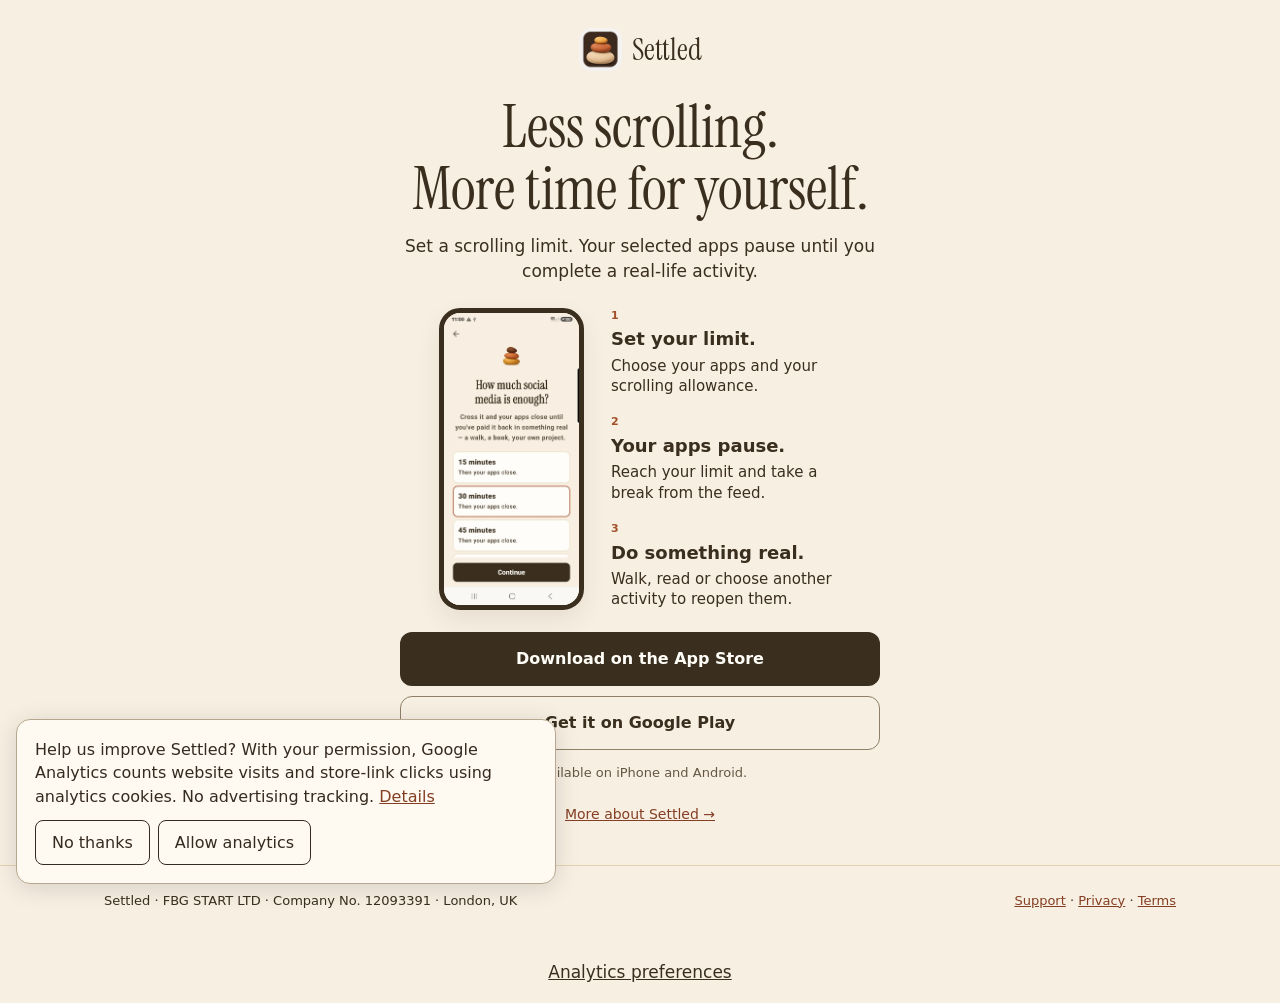
<file: get/index.html>
<!doctype html>
<html lang="en"><head><meta charset="utf-8"><meta name="viewport" content="width=device-width,initial-scale=1"><title>Get Settled — Less scrolling. More time for yourself.</title><meta name="description" content="Set a scrolling limit. Your selected apps pause until you complete a real-life activity. Get Settled for iPhone or Android."><link rel="icon" href="/assets/icon.png"><link rel="stylesheet" href="/assets/site.css"><script src="/assets/downloads.js" defer></script><meta name="settled-analytics-id" content="G-0BCQLFNTHH">
<style>
.get{max-width:760px;margin:28px auto 38px;padding:0 22px}.get .identity{display:inline-flex;align-items:center;gap:10px;text-decoration:none;color:inherit;font:30px Instrument,Georgia,serif}.get .identity img{width:43px;height:43px;border-radius:12px}.get h1{font-size:clamp(40px,7vw,60px);margin:17px 0 13px;line-height:1.04}.get .promise{max-width:520px;margin:0 auto 23px;font-size:17px;line-height:1.5}.get .proof{display:flex;align-items:center;justify-content:center;gap:27px;max-width:480px;margin:0 auto 22px;text-align:left}.get .proof img{width:145px;height:auto;display:block;border:5px solid #3a2e1e;border-radius:21px;box-shadow:0 10px 24px #3a2e1e15}.get ol{list-style:none;counter-reset:steps;padding:0;margin:0;max-width:230px}.get li{counter-increment:steps;margin:0 0 19px;font-size:15px;line-height:1.35}.get li:last-child{margin:0}.get li::before{content:counter(steps);display:block;color:#a3502a;font-size:11px;font-weight:750;letter-spacing:.08em;margin-bottom:4px}.get li strong{display:block;font-size:18px;margin-bottom:4px}.get .buttons{max-width:480px;margin:0 auto 12px;gap:10px}.get .store{min-height:54px;width:100%;font-size:16px}.get .small{margin:0 0 15px}.get .more{font-size:14px}footer{padding:24px 0 30px}@media(max-width:380px){.get{padding:0 17px;margin-top:18px}.get h1{font-size:38px}.get .proof{gap:17px}.get .proof img{width:126px}.get li strong{font-size:17px}.get li{font-size:14px;margin-bottom:13px}}
</style></head><body>
<main class="get"><a class="identity" href="/"><img src="/assets/icon.png" width="43" height="43" alt="">Settled</a>
<h1>Less scrolling.<br>More time for yourself.</h1>
<p class="promise">Set a scrolling limit. Your selected apps pause until you complete a real-life activity.</p>
<div class="proof"><img src="/assets/allowance.webp" width="554" height="1200" alt="Settled's allowance screen with a 30-minute scrolling limit selected" fetchpriority="high"><ol><li><strong>Set your limit.</strong>Choose your apps and your scrolling allowance.</li><li><strong>Your apps pause.</strong>Reach your limit and take a break from the feed.</li><li><strong>Do something real.</strong>Walk, read or choose another activity to reopen them.</li></ol></div>
<div class="buttons"><a class="store" data-store="ios" data-placement="bio" href="https://apps.apple.com/gb/app/settled-screen-time-debt/id6806383640">Download on the App Store</a><a class="store secondary" data-store="android" data-placement="bio" href="https://play.google.com/store/apps/details?id=com.fbgstart.discipline">Get it on Google Play</a></div>
<p class="small">Available on iPhone and Android.</p><a class="more" href="/">More about Settled →</a></main>
<footer><div class="wrap foot"><span>Settled · FBG START LTD · Company No. 12093391 · London, UK</span><span><a href="mailto:support@thesettledapp.com">Support</a> · <a href="/privacy.html">Privacy</a> · <a href="/terms.html">Terms</a></span></div></footer><script defer src="/assets/analytics.js"></script></body></html>
</file>
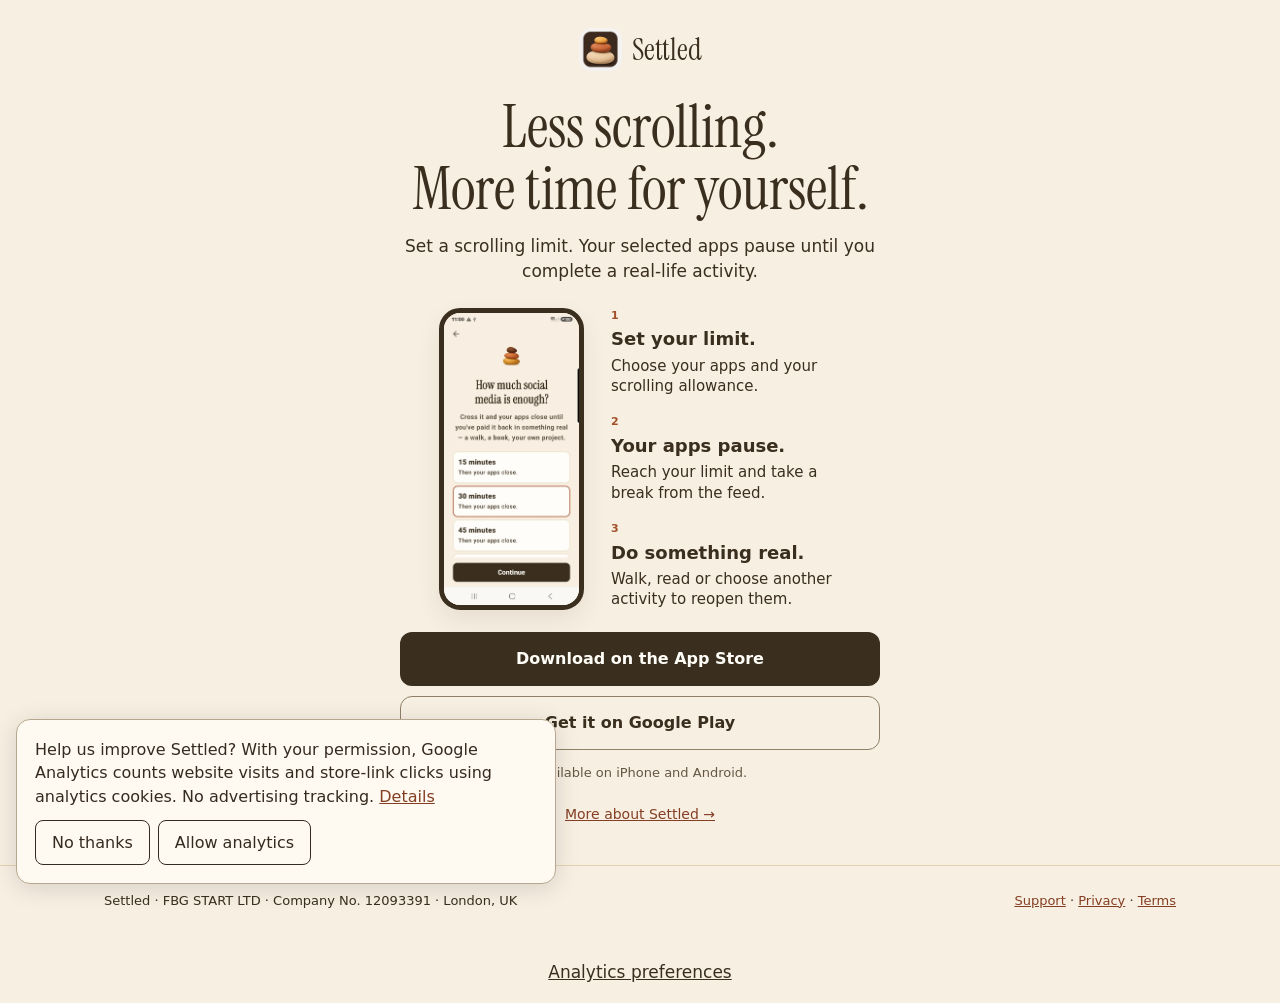
<file: tiktok/index.html>
<!doctype html>
<html lang="en"><head><meta charset="utf-8"><meta name="viewport" content="width=device-width,initial-scale=1"><title>Get Settled — Less scrolling. More time for yourself.</title><meta name="description" content="Set a scrolling limit. Your selected apps pause until you complete a real-life activity. Get Settled for iPhone or Android."><link rel="icon" href="/assets/icon.png"><link rel="stylesheet" href="/assets/site.css"><script>if(!location.search)history.replaceState(null,"",location.pathname+"?utm_source=tiktok&utm_medium=organic&utm_campaign=settled_bio");</script><script src="/assets/downloads.js" defer></script><meta name="settled-analytics-id" content="G-0BCQLFNTHH">
<style>
.get{max-width:760px;margin:28px auto 38px;padding:0 22px}.get .identity{display:inline-flex;align-items:center;gap:10px;text-decoration:none;color:inherit;font:30px Instrument,Georgia,serif}.get .identity img{width:43px;height:43px;border-radius:12px}.get h1{font-size:clamp(40px,7vw,60px);margin:17px 0 13px;line-height:1.04}.get .promise{max-width:520px;margin:0 auto 23px;font-size:17px;line-height:1.5}.get .proof{display:flex;align-items:center;justify-content:center;gap:27px;max-width:480px;margin:0 auto 22px;text-align:left}.get .proof img{width:145px;height:auto;display:block;border:5px solid #3a2e1e;border-radius:21px;box-shadow:0 10px 24px #3a2e1e15}.get ol{list-style:none;counter-reset:steps;padding:0;margin:0;max-width:230px}.get li{counter-increment:steps;margin:0 0 19px;font-size:15px;line-height:1.35}.get li:last-child{margin:0}.get li::before{content:counter(steps);display:block;color:#a3502a;font-size:11px;font-weight:750;letter-spacing:.08em;margin-bottom:4px}.get li strong{display:block;font-size:18px;margin-bottom:4px}.get .buttons{max-width:480px;margin:0 auto 12px;gap:10px}.get .store{min-height:54px;width:100%;font-size:16px}.get .small{margin:0 0 15px}.get .more{font-size:14px}footer{padding:24px 0 30px}@media(max-width:380px){.get{padding:0 17px;margin-top:18px}.get h1{font-size:38px}.get .proof{gap:17px}.get .proof img{width:126px}.get li strong{font-size:17px}.get li{font-size:14px;margin-bottom:13px}}
</style></head><body>
<main class="get"><a class="identity" href="/"><img src="/assets/icon.png" width="43" height="43" alt="">Settled</a>
<h1>Less scrolling.<br>More time for yourself.</h1>
<p class="promise">Set a scrolling limit. Your selected apps pause until you complete a real-life activity.</p>
<div class="proof"><img src="/assets/allowance.webp" width="554" height="1200" alt="Settled's allowance screen with a 30-minute scrolling limit selected" fetchpriority="high"><ol><li><strong>Set your limit.</strong>Choose your apps and your scrolling allowance.</li><li><strong>Your apps pause.</strong>Reach your limit and take a break from the feed.</li><li><strong>Do something real.</strong>Walk, read or choose another activity to reopen them.</li></ol></div>
<div class="buttons"><a class="store" data-store="ios" data-placement="bio" href="https://apps.apple.com/gb/app/settled-screen-time-debt/id6806383640">Download on the App Store</a><a class="store secondary" data-store="android" data-placement="bio" href="https://play.google.com/store/apps/details?id=com.fbgstart.discipline">Get it on Google Play</a></div>
<p class="small">Available on iPhone and Android.</p><a class="more" href="/">More about Settled →</a></main>
<footer><div class="wrap foot"><span>Settled · FBG START LTD · Company No. 12093391 · London, UK</span><span><a href="mailto:support@thesettledapp.com">Support</a> · <a href="/privacy.html">Privacy</a> · <a href="/terms.html">Terms</a></span></div></footer><script defer src="/assets/analytics.js"></script></body></html>
</file>
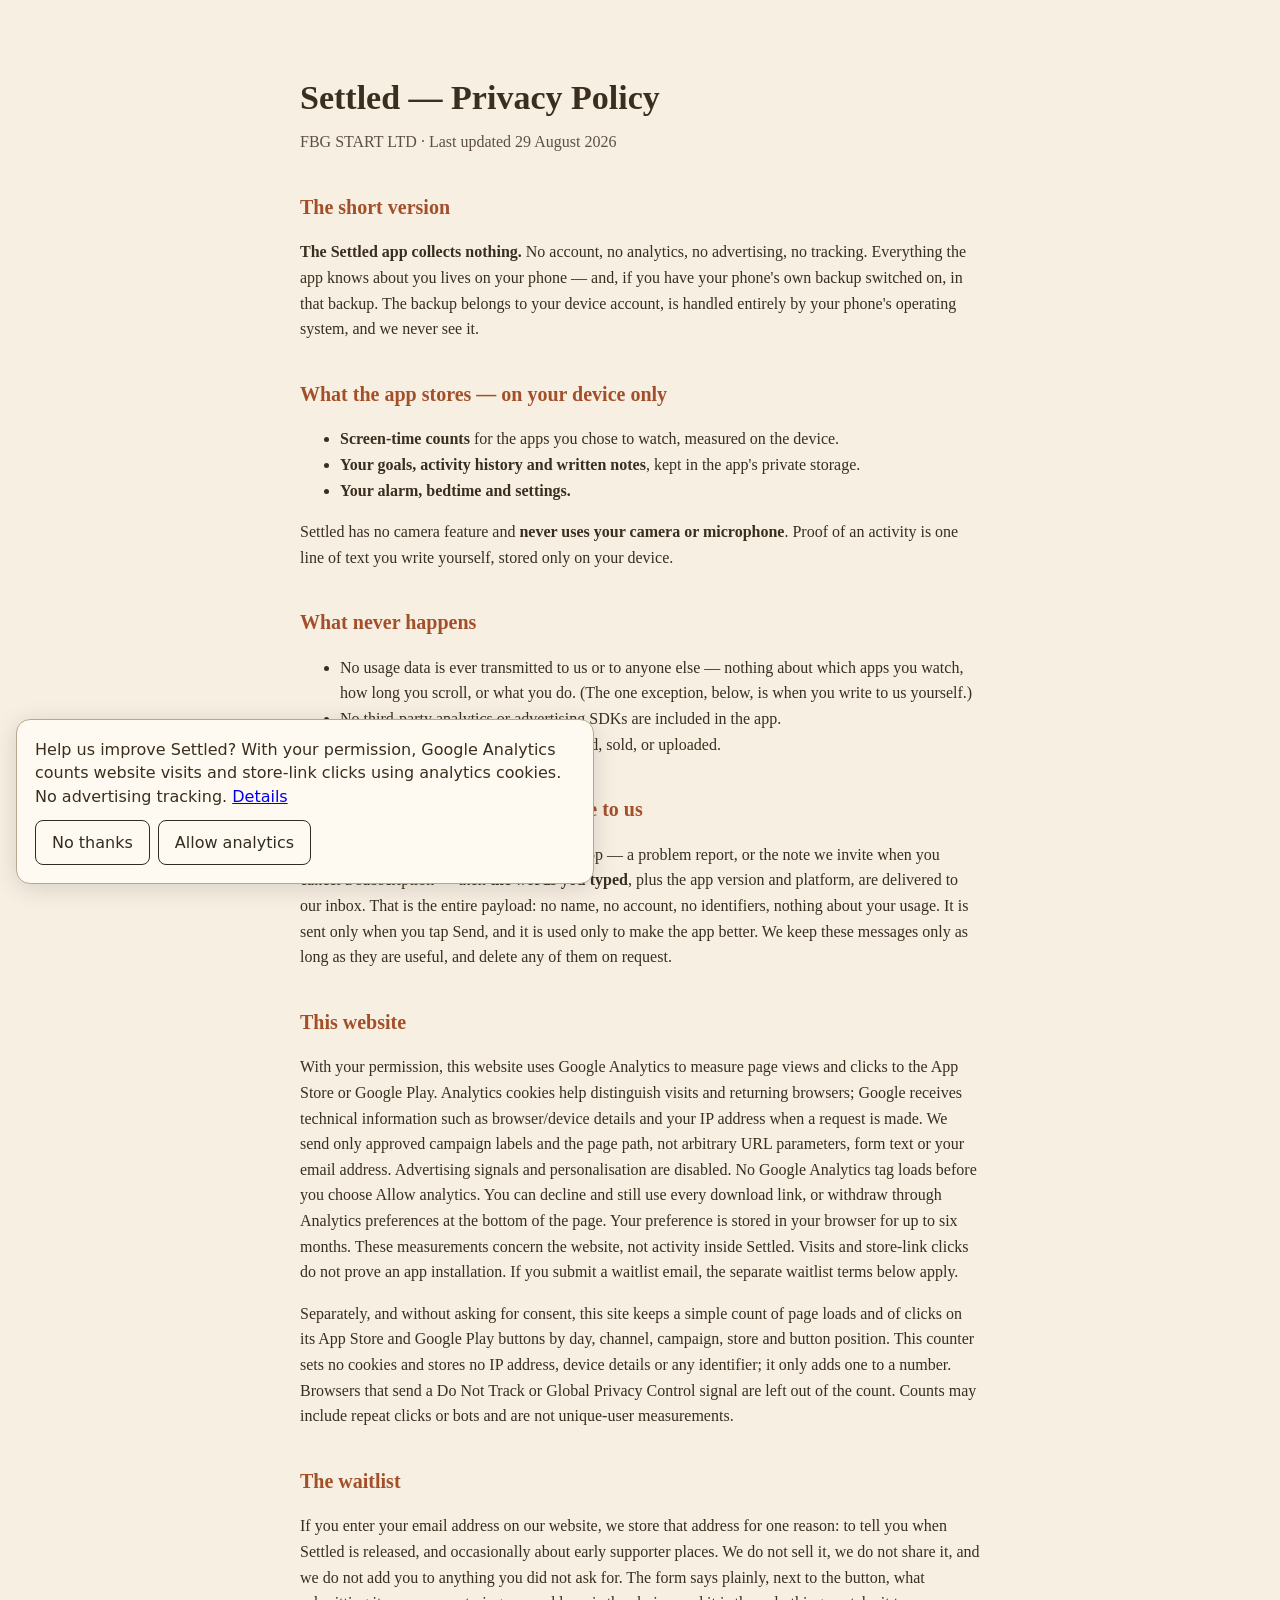
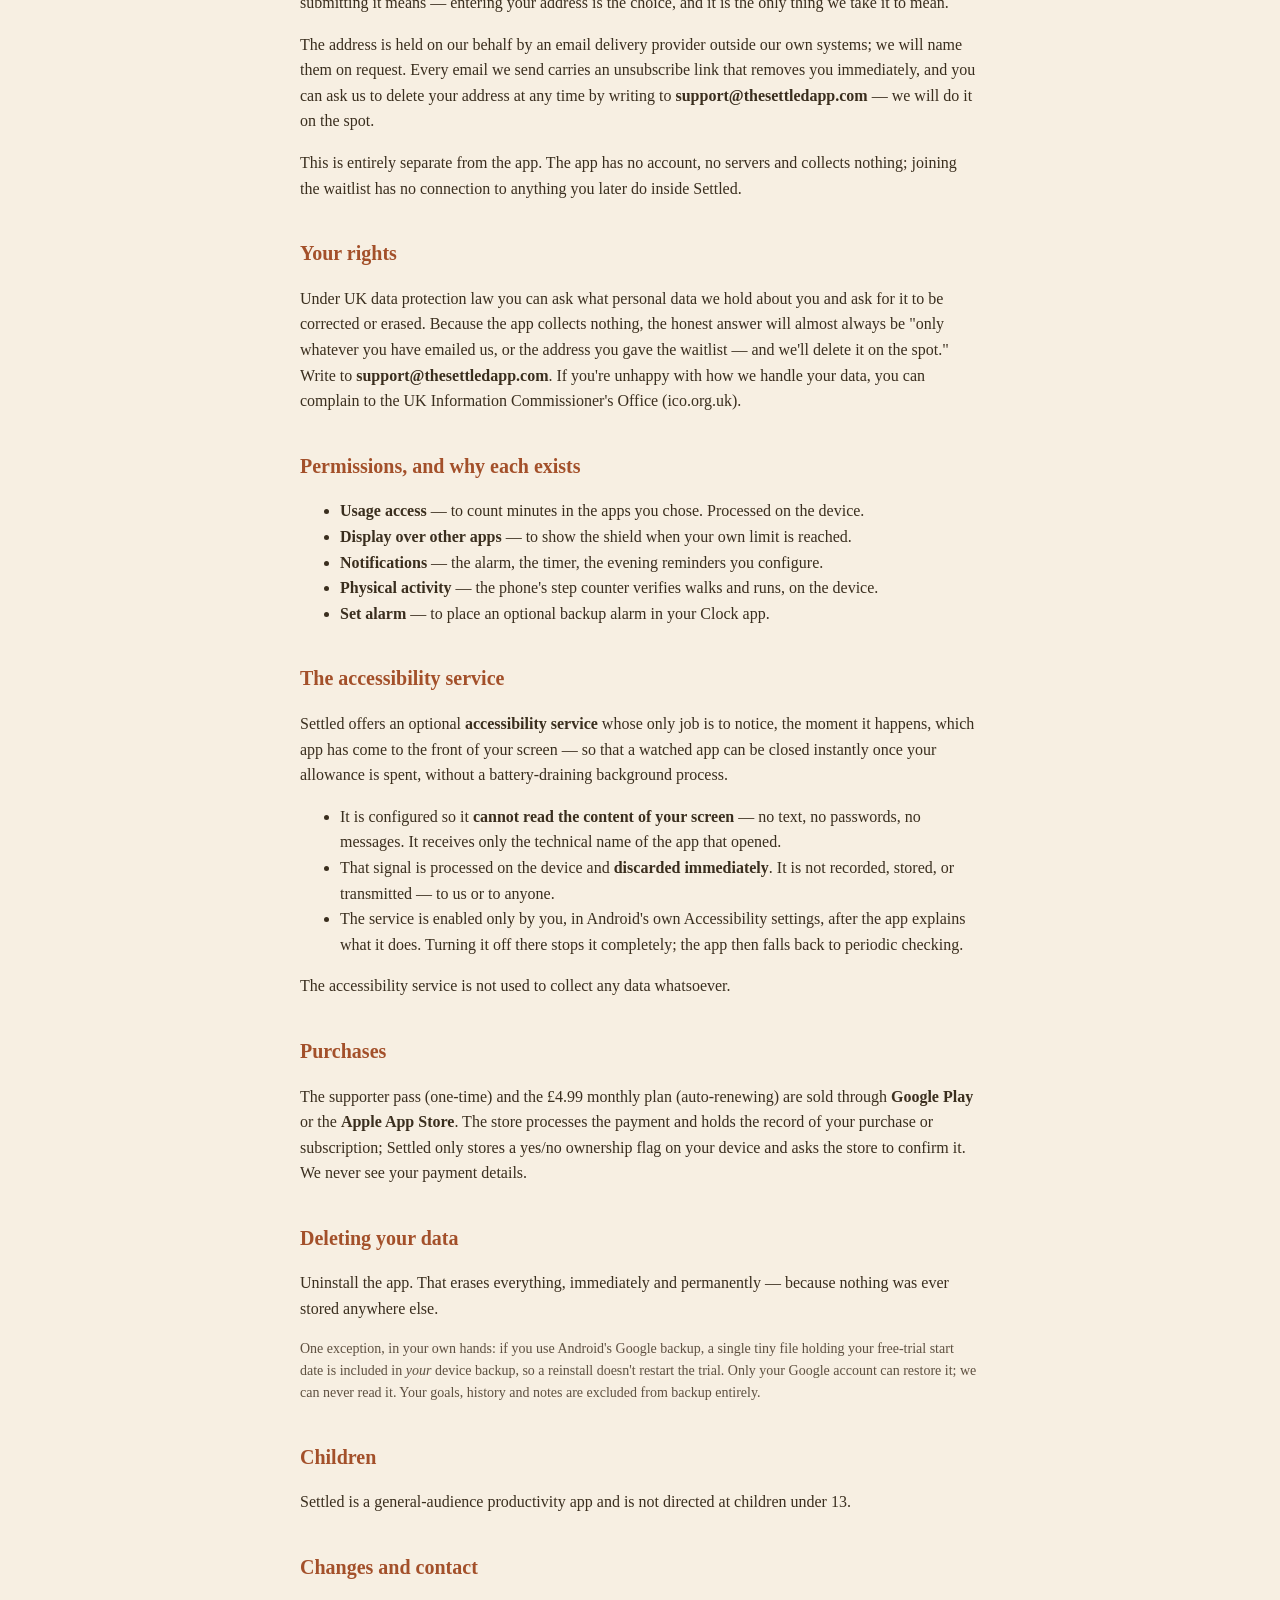
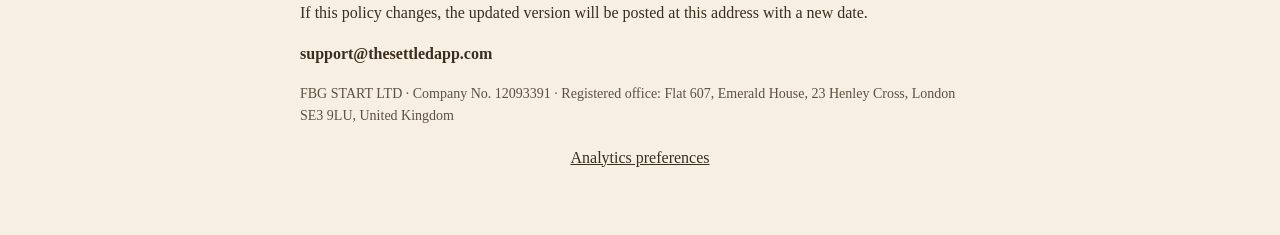
<file: privacy.html>
<!DOCTYPE html><html><head><meta charset="utf-8"><meta name="viewport" content="width=device-width,initial-scale=1">
<title>Settled &#8212; Privacy Policy</title>
<style>
body{background:#F7EFE2;color:#3A2E1E;font-family:Georgia,serif;max-width:680px;margin:0 auto;padding:48px 24px;line-height:1.6}
h1{font-size:34px;margin-bottom:4px} .sub{color:#5E5040;margin-top:0}
h2{font-size:20px;margin-top:36px;color:#A3502A}
p,li{font-size:16px;color:#3A2E1E} .quiet{color:#5E5040;font-size:14px}
strong{color:#3A2E1E}
</style><meta name="settled-analytics-id" content="G-0BCQLFNTHH">
</head><body>
<h1>Settled &#8212; Privacy Policy</h1>
<p class="sub">FBG START LTD &#183; Last updated 29 August 2026</p>

<h2>The short version</h2>
<p><strong>The Settled app collects nothing.</strong> No account, no analytics, no advertising,
no tracking. Everything the app knows about you lives on your phone &#8212; and, if you have
your phone's own backup switched on, in that backup. The backup belongs to your device
account, is handled entirely by your phone's operating system, and we never see it.</p>

<h2>What the app stores &#8212; on your device only</h2>
<ul>
<li><strong>Screen-time counts</strong> for the apps you chose to watch, measured on the device.</li>
<li><strong>Your goals, activity history and written notes</strong>, kept in the app's private storage.</li>
<li><strong>Your alarm, bedtime and settings.</strong></li>
</ul>
<p>Settled has no camera feature and <strong>never uses your camera or microphone</strong>.
Proof of an activity is one line of text you write yourself, stored only on your device.</p>

<h2>What never happens</h2>
<ul>
<li>No usage data is ever transmitted to us or to anyone else &#8212; nothing about which
apps you watch, how long you scroll, or what you do. (The one exception, below, is
when you write to us yourself.)</li>
<li>No third-party analytics or advertising SDKs are included in the app.</li>
<li>Your app list and usage are never shared, sold, or uploaded.</li>
</ul>

<h2>The one exception: when you write to us</h2>
<p>If you choose to write to us from inside the app &#8212; a problem report, or the note we
invite when you cancel a subscription &#8212; then <strong>the words you typed</strong>, plus the
app version and platform, are delivered to our inbox. That is the entire payload: no name,
no account, no identifiers, nothing about your usage. It is sent only when you tap Send,
and it is used only to make the app better. We keep these messages only as long as they
are useful, and delete any of them on request.</p>

<h2 id="website">This website</h2>
<p>With your permission, this website uses Google Analytics to measure page views and clicks to the App Store or Google Play. Analytics cookies help distinguish visits and returning browsers; Google receives technical information such as browser/device details and your IP address when a request is made. We send only approved campaign labels and the page path, not arbitrary URL parameters, form text or your email address. Advertising signals and personalisation are disabled. No Google Analytics tag loads before you choose Allow analytics. You can decline and still use every download link, or withdraw through Analytics preferences at the bottom of the page. Your preference is stored in your browser for up to six months. These measurements concern the website, not activity inside Settled. Visits and store-link clicks do not prove an app installation. If you submit a waitlist email, the separate waitlist terms below apply.</p>
<p>Separately, and without asking for consent, this site keeps a simple count of page loads and of clicks on its App Store and Google Play buttons by day, channel, campaign, store and button position. This counter sets no cookies and stores no IP address, device details or any identifier; it only adds one to a number. Browsers that send a Do Not Track or Global Privacy Control signal are left out of the count. Counts may include repeat clicks or bots and are not unique-user measurements.</p>

<h2>The waitlist</h2>
<p>If you enter your email address on our website, we store that address for one reason:
to tell you when Settled is released, and occasionally about early supporter places.
We do not sell it, we do not share it, and we do not add you to anything you did not
ask for. The form says plainly, next to the button, what submitting it means &mdash; entering
your address is the choice, and it is the only thing we take it to mean.</p>
<p>The address is held on our behalf by an email delivery provider outside our own systems;
we will name them on request. Every email we send carries an unsubscribe link that removes
you immediately, and you can ask us to delete your address at any time by writing to
<strong>support@thesettledapp.com</strong> &mdash; we will do it on the spot.</p>
<p>This is entirely separate from the app. The app has no account, no servers and collects
nothing; joining the waitlist has no connection to anything you later do inside Settled.</p>

<h2>Your rights</h2>
<p>Under UK data protection law you can ask what personal data we hold about you and ask
for it to be corrected or erased. Because the app collects nothing, the honest answer will
almost always be "only whatever you have emailed us, or the address you gave the waitlist
&#8212; and we'll delete it on the spot." Write to <strong>support@thesettledapp.com</strong>. If you're unhappy with how we
handle your data, you can complain to the UK Information Commissioner's Office
(ico.org.uk).</p>

<h2>Permissions, and why each exists</h2>
<ul>
<li><strong>Usage access</strong> &#8212; to count minutes in the apps you chose. Processed on the device.</li>
<li><strong>Display over other apps</strong> &#8212; to show the shield when your own limit is reached.</li>
<li><strong>Notifications</strong> &#8212; the alarm, the timer, the evening reminders you configure.</li>
<li><strong>Physical activity</strong> &#8212; the phone's step counter verifies walks and runs, on the device.</li>
<li><strong>Set alarm</strong> &#8212; to place an optional backup alarm in your Clock app.</li>
</ul>

<h2>The accessibility service</h2>
<p>Settled offers an optional <strong>accessibility service</strong> whose only job is to notice,
the moment it happens, which app has come to the front of your screen &#8212; so that a watched app
can be closed instantly once your allowance is spent, without a battery-draining background
process.</p>
<ul>
<li>It is configured so it <strong>cannot read the content of your screen</strong> &#8212; no text,
no passwords, no messages. It receives only the technical name of the app that opened.</li>
<li>That signal is processed on the device and <strong>discarded immediately</strong>.
It is not recorded, stored, or transmitted &#8212; to us or to anyone.</li>
<li>The service is enabled only by you, in Android's own Accessibility settings, after the app
explains what it does. Turning it off there stops it completely; the app then falls back to
periodic checking.</li>
</ul>
<p>The accessibility service is not used to collect any data whatsoever.</p>

<h2>Purchases</h2>
<p>The supporter pass (one-time) and the &#163;4.99 monthly plan (auto-renewing) are sold through
<strong>Google Play</strong> or the <strong>Apple App Store</strong>. The store processes the
payment and holds the record of your purchase or subscription; Settled only stores a yes/no
ownership flag on your device and asks the store to confirm it. We never see your payment
details.</p>

<h2>Deleting your data</h2>
<p>Uninstall the app. That erases everything, immediately and permanently &#8212; because
nothing was ever stored anywhere else.</p>
<p class="quiet">One exception, in your own hands: if you use Android's Google backup,
a single tiny file holding your free-trial start date is included in <em>your</em>
device backup, so a reinstall doesn't restart the trial. Only your Google account can
restore it; we can never read it. Your goals, history and notes are excluded from
backup entirely.</p>

<h2>Children</h2>
<p>Settled is a general-audience productivity app and is not directed at children under 13.</p>

<h2>Changes and contact</h2>
<p>If this policy changes, the updated version will be posted at this address with a new date.</p>
<p><strong>support@thesettledapp.com</strong></p>
<p class="quiet">FBG START LTD &#183; Company No. 12093391 &#183; Registered office: Flat 607,
Emerald House, 23 Henley Cross, London SE3 9LU, United Kingdom</p>
<script defer src="/assets/analytics.js"></script>
</body></html>
</file>
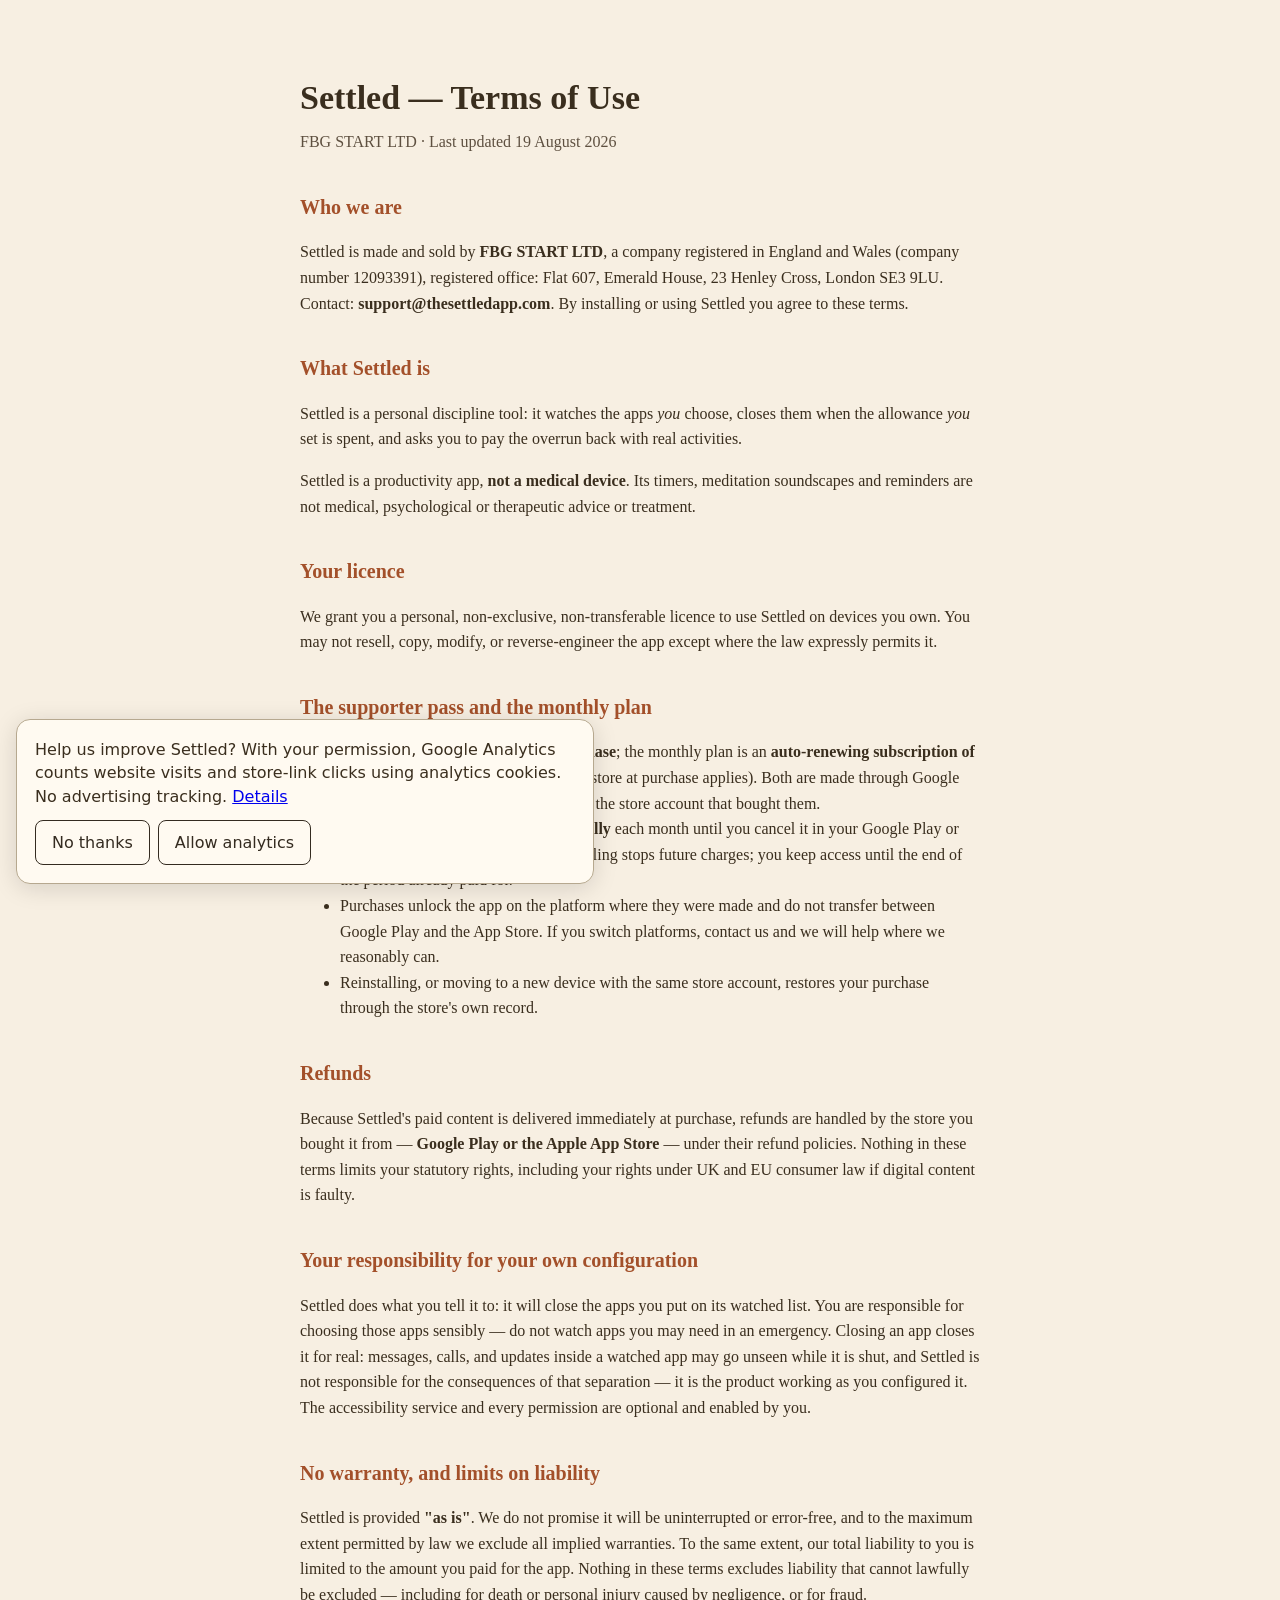
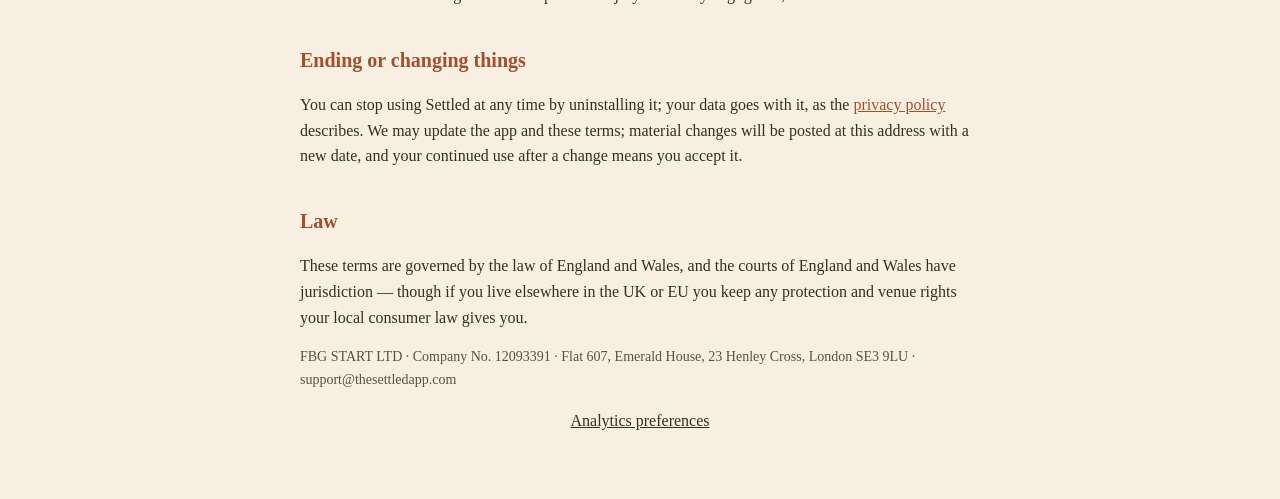
<file: terms.html>
<!DOCTYPE html><html><head><meta charset="utf-8"><meta name="viewport" content="width=device-width,initial-scale=1">
<title>Settled — Terms of Use</title>
<style>
body{background:#F7EFE2;color:#3A2E1E;font-family:Georgia,serif;max-width:680px;margin:0 auto;padding:48px 24px;line-height:1.6}
h1{font-size:34px;margin-bottom:4px} .sub{color:#5E5040;margin-top:0}
h2{font-size:20px;margin-top:36px;color:#A3502A}
p,li{font-size:16px;color:#3A2E1E} .quiet{color:#5E5040;font-size:14px}
strong{color:#3A2E1E}
</style><meta name="settled-analytics-id" content="G-0BCQLFNTHH">
</head><body>
<h1>Settled — Terms of Use</h1>
<p class="sub">FBG START LTD · Last updated 19 August 2026</p>

<h2>Who we are</h2>
<p>Settled is made and sold by <strong>FBG START LTD</strong>, a company registered in
England and Wales (company number 12093391), registered office: Flat 607, Emerald House,
23 Henley Cross, London SE3 9LU. Contact: <strong>support@thesettledapp.com</strong>.
By installing or using Settled you agree to these terms.</p>

<h2>What Settled is</h2>
<p>Settled is a personal discipline tool: it watches the apps <em>you</em> choose, closes them
when the allowance <em>you</em> set is spent, and asks you to pay the overrun back with real
activities.</p>
<p>Settled is a productivity app, <strong>not a medical device</strong>. Its timers, meditation
soundscapes and reminders are not medical, psychological or therapeutic advice or treatment.</p>

<h2>Your licence</h2>
<p>We grant you a personal, non-exclusive, non-transferable licence to use Settled on devices
you own. You may not resell, copy, modify, or reverse-engineer the app except where the law
expressly permits it.</p>

<h2>The supporter pass and the monthly plan</h2>
<ul>
<li>The supporter pass is a <strong>one-time purchase</strong>; the monthly plan is an
<strong>auto-renewing subscription of £4.99 a month</strong> (the price shown in the store
at purchase applies). Both are made through Google Play or the Apple App Store and tied
to the store account that bought them.</li>
<li><strong>The monthly plan renews automatically</strong> each month until you cancel it in
your Google Play or App Store subscription settings. Cancelling stops future charges;
you keep access until the end of the period already paid for.</li>
<li>Purchases unlock the app on the platform where they were made and do not transfer
between Google Play and the App Store. If you switch platforms, contact us and we will
help where we reasonably can.</li>
<li>Reinstalling, or moving to a new device with the same store account, restores your
purchase through the store's own record.</li>
</ul>

<h2>Refunds</h2>
<p>Because Settled's paid content is delivered immediately at purchase, refunds are handled by
the store you bought it from — <strong>Google Play or the Apple App Store</strong> — under
their refund policies. Nothing in these terms limits your statutory rights, including your
rights under UK and EU consumer law if digital content is faulty.</p>

<h2>Your responsibility for your own configuration</h2>
<p>Settled does what you tell it to: it will close the apps you put on its watched list.
You are responsible for choosing those apps sensibly — do not watch apps you may need in an
emergency. Closing an app closes it for real: messages, calls, and updates inside a watched
app may go unseen while it is shut, and Settled is not responsible for the consequences of
that separation — it is the product working as you configured it. The accessibility service
and every permission are optional and enabled by you.</p>

<h2>No warranty, and limits on liability</h2>
<p>Settled is provided <strong>"as is"</strong>. We do not promise it will be uninterrupted or
error-free, and to the maximum extent permitted by law we exclude all implied warranties. To
the same extent, our total liability to you is limited to the amount you paid for the app.
Nothing in these terms excludes liability that cannot lawfully be excluded — including for
death or personal injury caused by negligence, or for fraud.</p>

<h2>Ending or changing things</h2>
<p>You can stop using Settled at any time by uninstalling it; your data goes with it, as the
<a href="privacy.html" style="color:#A3502A">privacy policy</a> describes. We may update the
app and these terms; material changes will be posted at this address with a new date, and
your continued use after a change means you accept it.</p>

<h2>Law</h2>
<p>These terms are governed by the law of England and Wales, and the courts of England and
Wales have jurisdiction — though if you live elsewhere in the UK or EU you keep any protection
and venue rights your local consumer law gives you.</p>

<p class="quiet">FBG START LTD · Company No. 12093391 · Flat 607, Emerald House,
23 Henley Cross, London SE3 9LU · support@thesettledapp.com</p>
<script defer src="/assets/analytics.js"></script>
</body></html>
</file>
<file: assets/site.css>
@font-face{font-family:Instrument;src:url(/assets/instrument-serif.ttf) format('truetype');font-display:swap}*{box-sizing:border-box}html{scroll-behavior:smooth}body{margin:0;background:#F7EFE2;color:#3A2E1E;font:17px/1.65 system-ui,sans-serif}a{color:#843e23}a:focus-visible,button:focus-visible{outline:3px solid #A3502A;outline-offset:5px}.wrap{max-width:1120px;margin:auto;padding:0 24px}nav{padding:18px 0;border-bottom:1px solid #E4D3AE}.nav{display:flex;align-items:center;gap:12px}.brand{font:30px Instrument,Georgia,serif;color:inherit;text-decoration:none}.nav img{border-radius:10px}.navlinks{margin-left:auto;display:flex;gap:22px;font-size:14px}.navlinks a{text-decoration:none}h1,h2,h3{font-family:Instrument,Georgia,serif;font-weight:400;line-height:1.1}h1{font-size:clamp(48px,6vw,76px);margin:15px 0 22px}h2{font-size:clamp(34px,4vw,48px);margin:0 0 20px}h3{font-size:28px;margin:14px 0}p{margin:0 0 20px}.eyebrow{letter-spacing:.13em;text-transform:uppercase;font-size:12px;font-weight:700;color:#77513b}.hero{display:grid;grid-template-columns:1.15fr .85fr;gap:64px;align-items:center;padding-top:55px;padding-bottom:60px}.hero p{max-width:540px}.buttons{display:flex;gap:12px;flex-wrap:wrap;margin:26px 0 16px}.store{display:inline-flex;align-items:center;justify-content:center;min-height:54px;border-radius:12px;background:#3A2E1E;color:#FFFDF8;text-decoration:none;padding:12px 22px;font-weight:650}.store.secondary{background:transparent;color:#3A2E1E;border:1px solid #8f8067}.small{font-size:13px;color:#665744}.demo{border:1px solid #e4d3ae;background:#fffdf8;padding:18px;border-radius:25px;text-align:center}.demo img{width:100%;max-height:480px;object-fit:contain;border-radius:18px}.demo figcaption{font-size:13px;margin-top:12px}.section{padding:65px 0;border-top:1px solid #E4D3AE}.intro{max-width:650px}.steps{display:grid;grid-template-columns:repeat(3,1fr);gap:22px;margin-top:32px}.step{background:#fffdf8;border:1px solid #e4d3ae;border-radius:20px;padding:24px}.step img{height:290px;width:100%;object-fit:contain;margin:15px 0;border-radius:12px}.step p{font-size:15px}.number{font-size:12px;color:#A3502A;font-weight:750;letter-spacing:.1em}.example{padding:22px;border-left:4px solid #a3502a;margin-top:28px;background:#eee3ce}.plans{display:grid;grid-template-columns:1fr 1fr;gap:24px}.plan{border:1px solid #d9c49c;border-radius:20px;padding:28px;background:#fffdf8}.plan ul{padding-left:22px}.privacy{max-width:760px}.extras{display:grid;grid-template-columns:1fr 1fr;gap:28px}footer{border-top:1px solid #e4d3ae;padding:32px 0 90px;font-size:13px}.foot{display:flex;justify-content:space-between;gap:20px;flex-wrap:wrap}.mobile-download{display:none}.get{max-width:640px;margin:65px auto;text-align:center;padding:0 24px}.get .buttons{flex-direction:column}.get img{border-radius:20px}.legal{max-width:760px;padding:55px 24px;margin:auto}.legal h2{font-size:28px;margin-top:36px}@media(max-width:700px){.navlinks a:not(:last-child){display:none}.hero{grid-template-columns:1fr;gap:20px;padding-top:38px}.hero .demo{margin:0}.hero h1{font-size:52px}.steps,.plans,.extras{grid-template-columns:1fr}.step img{height:340px}.section{padding:44px 0}.buttons .store{flex:1;white-space:nowrap;padding:12px}.mobile-download{display:block;position:fixed;bottom:0;left:0;right:0;background:#f7efe2f5;border-top:1px solid #d9c49c;padding:10px 18px;z-index:10}.mobile-download a{display:block;text-align:center;padding:9px}.navlinks{gap:12px}}@media(prefers-reduced-motion:reduce){html{scroll-behavior:auto}}
</file>
